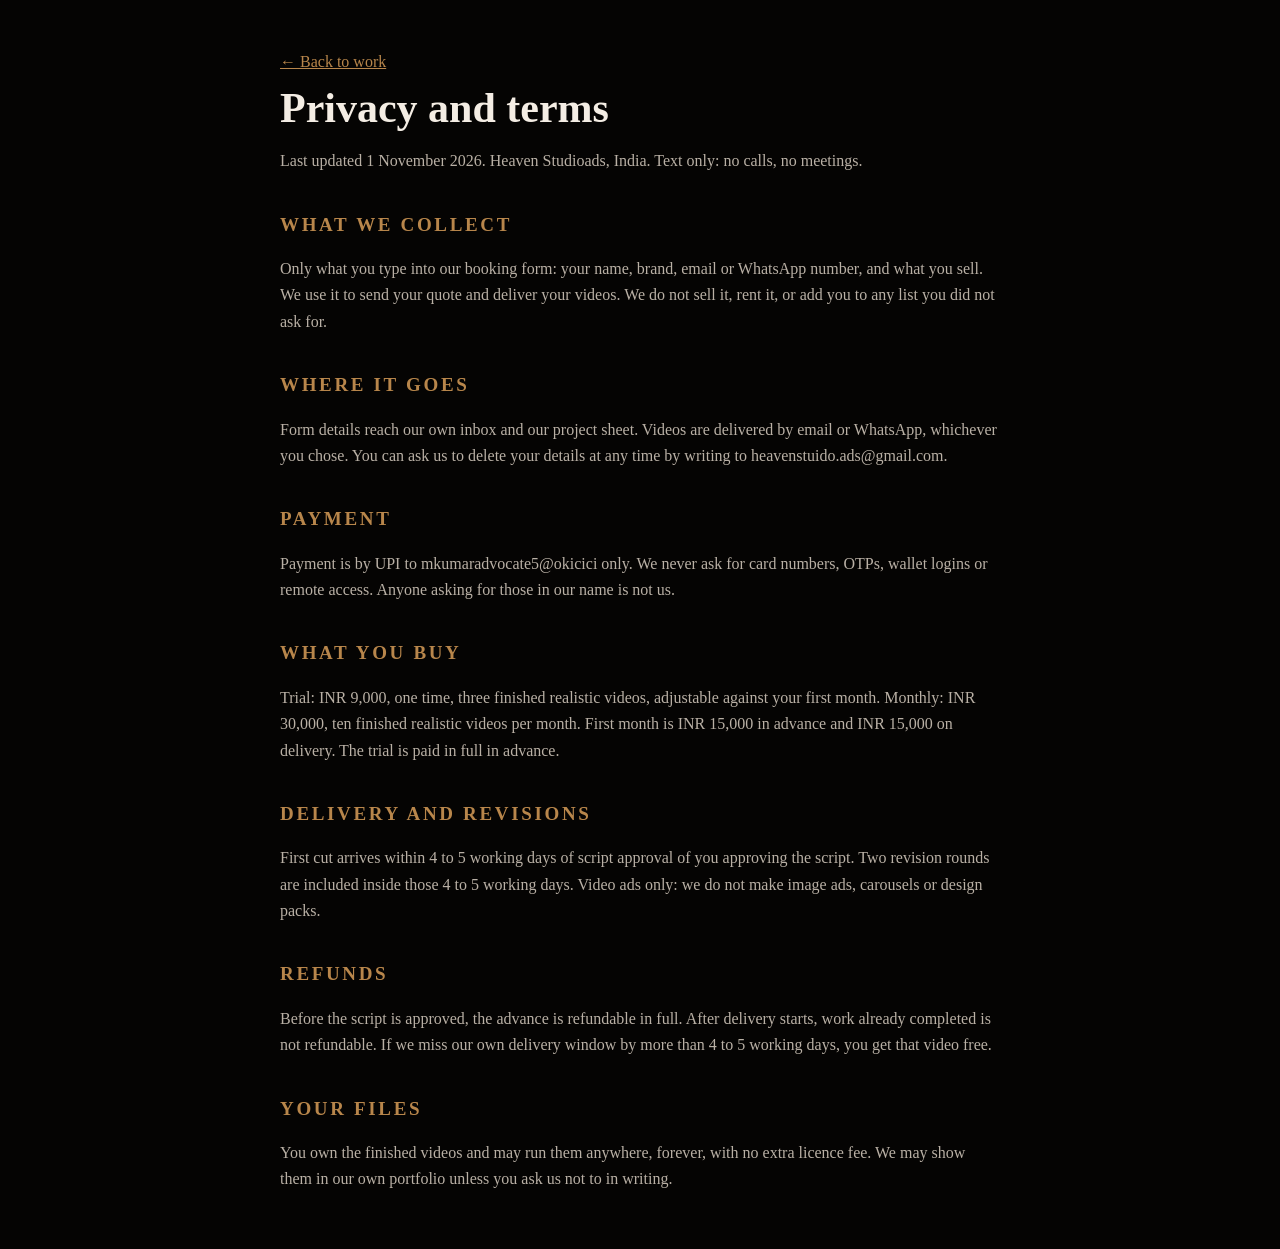
<file: legal.html>
<!doctype html><html lang="en"><head><meta charset="utf-8">
<meta name="viewport" content="width=device-width,initial-scale=1">
<title>Privacy and terms, Heaven Studioads</title>
<meta name="description" content="How Heaven Studioads handles your details, what the trial and monthly plans cost, and the delivery terms.">
<link rel="canonical" href="https://heaven-studioads.surge.sh/legal.html">
<style>
:root{--ink:#f4ede4;--bg:#050403;--gold:#b8864b;--muted:#b9b0a5}
*{box-sizing:border-box}
body{margin:0;background:var(--bg);color:var(--ink);font:16px/1.65 Georgia,serif;padding:40px 22px}
main{max-width:720px;margin:0 auto}
h1{font-size:clamp(28px,5vw,42px);line-height:1.15;margin:0 0 8px}
h2{font-size:19px;letter-spacing:.14em;text-transform:uppercase;color:var(--gold);margin:34px 0 8px}
p,li{color:var(--muted)}
a{color:var(--gold)}
.back{display:inline-flex;align-items:center;min-height:44px}
</style></head><body><main>
<a class="back" href="/">&larr; Back to work</a>
<h1>Privacy and terms</h1>
<p>Last updated 1 November 2026. Heaven Studioads, India. Text only: no calls, no meetings.</p>

<h2>What we collect</h2>
<p>Only what you type into our booking form: your name, brand, email or WhatsApp number, and what you sell. We use it to send your quote and deliver your videos. We do not sell it, rent it, or add you to any list you did not ask for.</p>

<h2>Where it goes</h2>
<p>Form details reach our own inbox and our project sheet. Videos are delivered by email or WhatsApp, whichever you chose. You can ask us to delete your details at any time by writing to heavenstuido.ads@gmail.com.</p>

<h2>Payment</h2>
<p>Payment is by UPI to mkumaradvocate5@okicici only. We never ask for card numbers, OTPs, wallet logins or remote access. Anyone asking for those in our name is not us.</p>

<h2>What you buy</h2>
<p>Trial: INR 9,000, one time, three finished realistic videos, adjustable against your first month. Monthly: INR 30,000, ten finished realistic videos per month. First month is INR 15,000 in advance and INR 15,000 on delivery. The trial is paid in full in advance.</p>

<h2>Delivery and revisions</h2>
<p>First cut arrives within 4 to 5 working days of script approval of you approving the script. Two revision rounds are included inside those 4 to 5 working days. Video ads only: we do not make image ads, carousels or design packs.</p>

<h2>Refunds</h2>
<p>Before the script is approved, the advance is refundable in full. After delivery starts, work already completed is not refundable. If we miss our own delivery window by more than 4 to 5 working days, you get that video free.</p>

<h2>Your files</h2>
<p>You own the finished videos and may run them anywhere, forever, with no extra licence fee. We may show them in our own portfolio unless you ask us not to in writing.</p>
</main></body></html>
</file>
